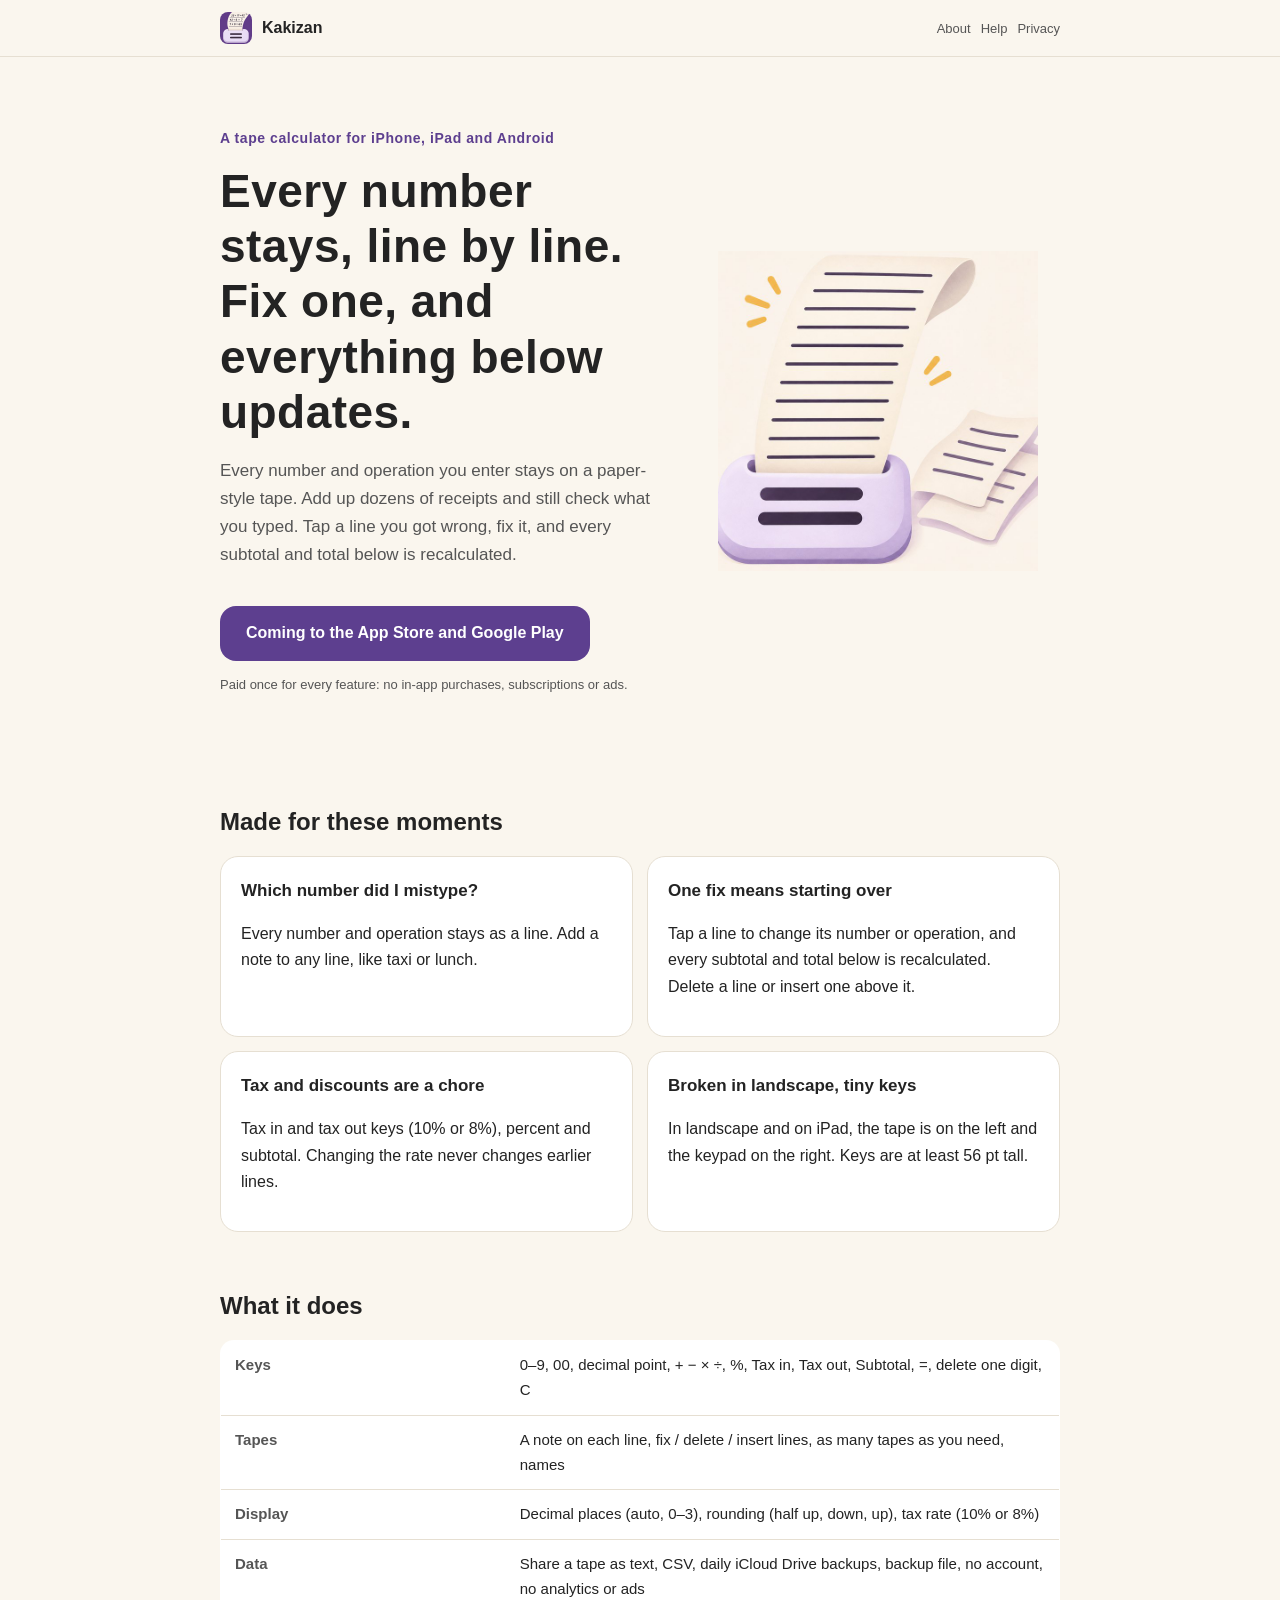
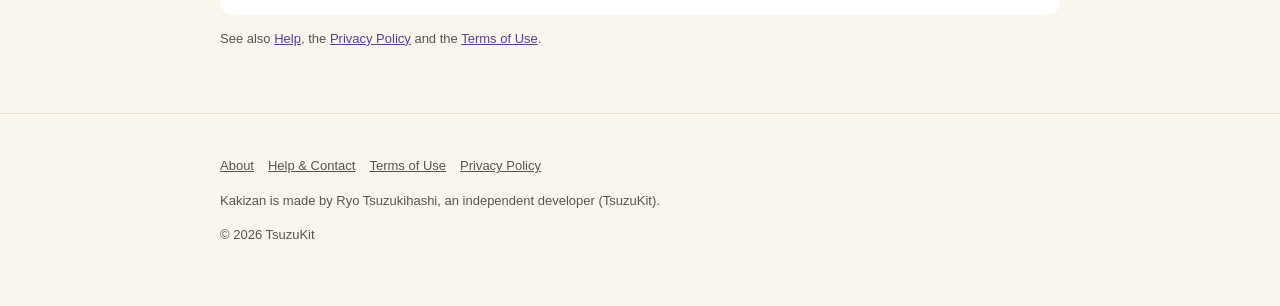
<file: index.html>
<!DOCTYPE html>
<html lang="ja" data-title-ja="かきざん｜履歴を直せる電卓・計算テープ" data-title-en="Kakizan | Tape calculator with editable lines">
<head>
<meta charset="UTF-8">
<meta name="viewport" content="width=device-width, initial-scale=1">
<script>(function(){var l=navigator.languages&&navigator.languages.length?navigator.languages:[navigator.language||"ja"],p="en";for(var i=0;i<l.length;i++){var c=String(l[i]).toLowerCase();if(c.indexOf("ja")===0){p="ja";break}if(c.indexOf("en")===0){p="en";break}}var d=document.documentElement;d.lang=p;var t=d.getAttribute("data-title-"+p);if(t){document.title=t}})();</script>
<title>かきざん｜履歴を直せる電卓・計算テープ</title>
<meta name="description" content="打った数が紙のテープのように1行ずつ残り、打ち間違えた行を押して直すと、下の小計と合計まで計算し直す電卓。税込・税抜・％・小計。買い切り・広告なし。 / A calculator that keeps a paper-style tape. Tap any line to fix it and every subtotal and total below is recalculated. Tax keys, percent, subtotal. One purchase, no ads.">
<meta property="og:title" content="かきざん｜履歴を直せる電卓・計算テープ">
<meta property="og:description" content="打った数が紙のテープのように1行ずつ残り、打ち間違えた行を押して直すと、下の小計と合計まで計算し直す電卓。税込・税抜・％・小計。買い切り・広告なし。">
<meta property="og:type" content="website">
<meta property="og:url" content="https://kakizan.tsuzukit.com/">
<meta property="og:image" content="https://kakizan.tsuzukit.com/assets/og.jpg">
<link rel="icon" href="assets/icon.png">
<link rel="apple-touch-icon" href="assets/icon.png">
<link rel="stylesheet" href="style.css">
</head>
<body>
<div data-l="ja" lang="ja">
<header class="site"><div class="wrap">
<a class="brand" href="./"><img src="assets/icon.png" alt="" width="32" height="32">かきざん</a>
<nav class="site"><a href="./">紹介</a><a href="support.html">使い方</a><a href="privacy.html">プライバシー</a></nav>
</div></header>
<main class="wrap">
<section class="hero">
<div>
<p class="eyebrow">iPhone・iPad・Android の書いて残る電卓</p>
<h1>打った数が、1行ずつ残る。<br>1行直せば、下まで計算し直す。</h1>
<p class="lead">電卓で打った数と演算が、紙のテープのように1行ずつ残ります。レシートを何十枚足しても、どこを打ったかあとから見返せます。打ち間違えた行を押して直すと、その下の小計と合計まで計算し直します。</p>
<a class="cta" href="#store" id="store">App Store・Google Play で配信予定</a>
<p class="note">買い切りで全部の機能が使え、アプリ内課金・サブスクリプション・広告はありません。</p>
</div>
<img src="assets/hero.jpg" alt="電卓のような台から、横線の行が並んだ紙のテープが伸びているイラスト" width="360">
</section>

<h2>こんな困りごとのために</h2>
<div class="grid two">
<div class="card"><h3>どこを打ち間違えたかわからない</h3><p>打った数と演算が1行ずつ残ります。行にメモ（交通費・昼食など）も書けます。</p></div>
<div class="card"><h3>1つ直すと、最初から打ち直し</h3><p>行を押して数や演算を直すと、下の小計と合計まで計算し直します。行を消す・上に足すもできます。</p></div>
<div class="card"><h3>税込・税抜・割引がめんどう</h3><p>税込と税抜のキー（10％・8％）、％、小計があります。税率を変えても、前に打った行は変わりません。</p></div>
<div class="card"><h3>横にすると崩れる・キーが小さい</h3><p>横や iPad では左にテープ・右にキー。キーは押せる高さ 56pt 以上です。</p></div>
</div>

<h2>できること</h2>
<table>
<tr><th>キー</th><td>0〜9・00・小数点・＋−×÷・％・税込・税抜・小計・＝・1字消す・C</td></tr>
<tr><th>テープ</th><td>行ごとのメモ・行を直す／消す／上に足す・用事ごとに何本でも・名前</td></tr>
<tr><th>表示</th><td>小数の桁（自動・0〜3）・端数（四捨五入・切り捨て・切り上げ）・税率（10％・8％）</td></tr>
<tr><th>データ</th><td>テープの文の共有・CSV・iCloud Drive の毎日の控え・控えのファイル・アカウントなし・解析と広告なし</td></tr>
</table>
<p class="note"><a href="support.html">使い方</a>・<a href="privacy.html">プライバシーポリシー</a>・<a href="terms.html">利用規約</a>もご覧ください。</p>
</main>
<footer class="site"><div class="wrap">
<p><a href="./">紹介</a><a href="support.html">使い方とお問い合わせ</a><a href="terms.html">利用規約</a><a href="privacy.html">プライバシーポリシー</a></p>
<p>かきざんは、個人開発者の續橋涼（TsuzuKit）が作っているアプリです。</p>
<p>© 2026 TsuzuKit</p>
</div></footer>
</div>
<div data-l="en" lang="en">
<header class="site"><div class="wrap">
<a class="brand" href="./"><img src="assets/icon.png" alt="" width="32" height="32">Kakizan</a>
<nav class="site"><a href="./">About</a><a href="support.html">Help</a><a href="privacy.html">Privacy</a></nav>
</div></header>
<main class="wrap">
<section class="hero">
<div>
<p class="eyebrow">A tape calculator for iPhone, iPad and Android</p>
<h1>Every number stays, line by line.<br>Fix one, and everything below updates.</h1>
<p class="lead">Every number and operation you enter stays on a paper-style tape. Add up dozens of receipts and still check what you typed. Tap a line you got wrong, fix it, and every subtotal and total below is recalculated.</p>
<a class="cta" href="#store" id="store">Coming to the App Store and Google Play</a>
<p class="note">Paid once for every feature: no in-app purchases, subscriptions or ads.</p>
</div>
<img src="assets/hero.jpg" alt="Illustration of a paper tape with ruled lines coming out of a calculator-like stand" width="360">
</section>

<h2>Made for these moments</h2>
<div class="grid two">
<div class="card"><h3>Which number did I mistype?</h3><p>Every number and operation stays as a line. Add a note to any line, like taxi or lunch.</p></div>
<div class="card"><h3>One fix means starting over</h3><p>Tap a line to change its number or operation, and every subtotal and total below is recalculated. Delete a line or insert one above it.</p></div>
<div class="card"><h3>Tax and discounts are a chore</h3><p>Tax in and tax out keys (10% or 8%), percent and subtotal. Changing the rate never changes earlier lines.</p></div>
<div class="card"><h3>Broken in landscape, tiny keys</h3><p>In landscape and on iPad, the tape is on the left and the keypad on the right. Keys are at least 56 pt tall.</p></div>
</div>

<h2>What it does</h2>
<table>
<tr><th>Keys</th><td>0–9, 00, decimal point, + − × ÷, %, Tax in, Tax out, Subtotal, =, delete one digit, C</td></tr>
<tr><th>Tapes</th><td>A note on each line, fix / delete / insert lines, as many tapes as you need, names</td></tr>
<tr><th>Display</th><td>Decimal places (auto, 0–3), rounding (half up, down, up), tax rate (10% or 8%)</td></tr>
<tr><th>Data</th><td>Share a tape as text, CSV, daily iCloud Drive backups, backup file, no account, no analytics or ads</td></tr>
</table>
<p class="note">See also <a href="support.html">Help</a>, the <a href="privacy.html">Privacy Policy</a> and the <a href="terms.html">Terms of Use</a>.</p>
</main>
<footer class="site"><div class="wrap">
<p><a href="./">About</a><a href="support.html">Help & Contact</a><a href="terms.html">Terms of Use</a><a href="privacy.html">Privacy Policy</a></p>
<p>Kakizan is made by Ryo Tsuzukihashi, an independent developer (TsuzuKit).</p>
<p>© 2026 TsuzuKit</p>
</div></footer>
</div>
</body>
</html>
</file>
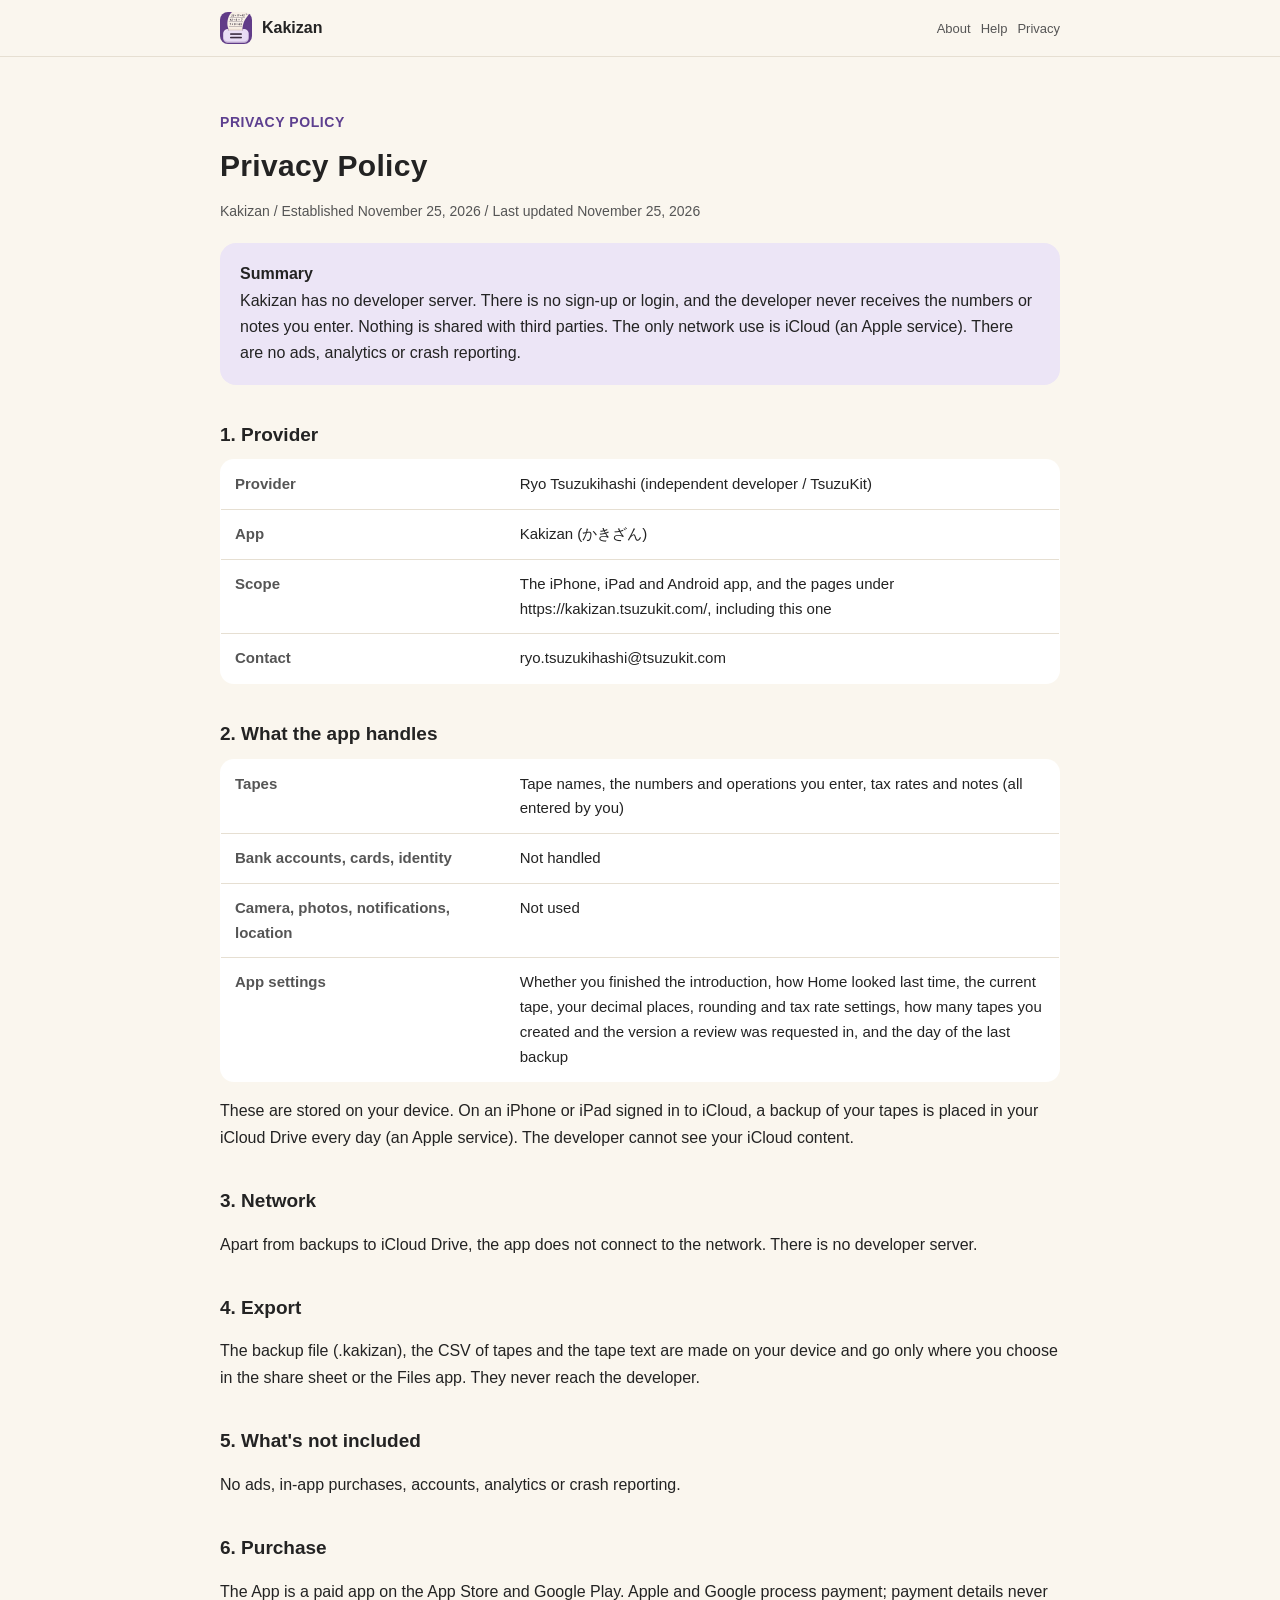
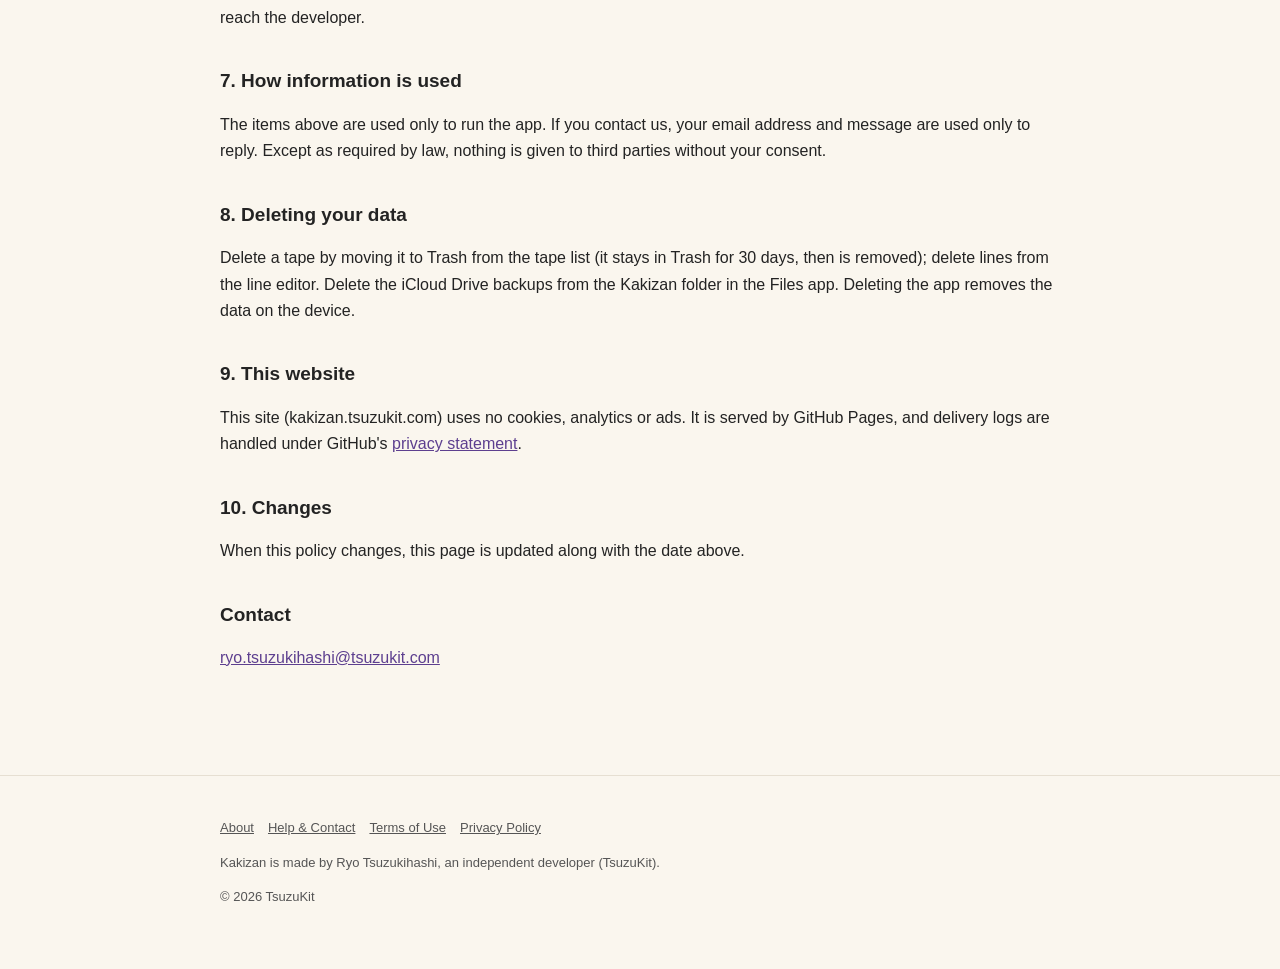
<file: privacy.html>
<!DOCTYPE html>
<html lang="ja" data-title-ja="プライバシーポリシー - かきざん" data-title-en="Privacy Policy - Kakizan">
<head>
<meta charset="UTF-8">
<meta name="viewport" content="width=device-width, initial-scale=1">
<script>(function(){var l=navigator.languages&&navigator.languages.length?navigator.languages:[navigator.language||"ja"],p="en";for(var i=0;i<l.length;i++){var c=String(l[i]).toLowerCase();if(c.indexOf("ja")===0){p="ja";break}if(c.indexOf("en")===0){p="en";break}}var d=document.documentElement;d.lang=p;var t=d.getAttribute("data-title-"+p);if(t){document.title=t}})();</script>
<title>プライバシーポリシー - かきざん</title>
<meta name="description" content="かきざんのプライバシーポリシー。開発者は個人情報を集めません。打った数やメモは端末の外に送りません。 / Privacy Policy for Kakizan. The developer collects no personal information. Your numbers and notes never leave your device.">
<meta property="og:title" content="プライバシーポリシー - かきざん">
<meta property="og:description" content="かきざんのプライバシーポリシー。開発者は個人情報を集めません。打った数やメモは端末の外に送りません。">
<meta property="og:type" content="website">
<meta property="og:url" content="https://kakizan.tsuzukit.com/privacy.html">
<meta property="og:image" content="https://kakizan.tsuzukit.com/assets/og.jpg">
<link rel="icon" href="assets/icon.png">
<link rel="apple-touch-icon" href="assets/icon.png">
<link rel="stylesheet" href="style.css">
</head>
<body>
<div data-l="ja" lang="ja">
<header class="site"><div class="wrap">
<a class="brand" href="./"><img src="assets/icon.png" alt="" width="32" height="32">かきざん</a>
<nav class="site"><a href="./">紹介</a><a href="support.html">使い方</a><a href="privacy.html">プライバシー</a></nav>
</div></header>
<main class="wrap">
<article class="doc">
<p class="eyebrow">PRIVACY POLICY</p>
<h1>プライバシーポリシー</h1>
<p class="meta">かきざん／制定日 2026年11月25日／改定日 2026年11月25日</p>
<div class="summary"><strong>このポリシーの要旨</strong><br>かきざんは、開発者のサーバーを持たないアプリです。アカウント登録やログインはなく、開発者があなたの打った数やメモを受け取ることはありません。第三者に渡すこともありません。通信は iCloud（Apple のサービス）だけです。広告、分析ツール、クラッシュを報告する仕組みは入れていません。</div>
<h2>1. 提供者</h2>
<table>
<tr><th>提供者</th><td>續橋涼（個人開発者 / TsuzuKit）</td></tr>
<tr><th>アプリ名</th><td>かきざん（英語名 Kakizan）</td></tr>
<tr><th>対象</th><td>iPhone・iPad・Android 向けアプリと、このページを含む https://kakizan.tsuzukit.com/ 配下のページ</td></tr>
<tr><th>連絡先</th><td>ryo.tsuzukihashi@tsuzukit.com</td></tr>
</table>
<h2>2. アプリが扱うもの</h2>
<table>
<tr><th>テープ</th><td>テープの名前・打った数と演算・税率・メモ（どれもあなたが入れたもの）</td></tr>
<tr><th>銀行の口座・カード・本人の情報</th><td>扱いません</td></tr>
<tr><th>カメラ・写真・通知・位置</th><td>使いません</td></tr>
<tr><th>アプリの設定</th><td>案内を終えたかどうか・前に開いたときのホームの様子・いまのテープ・表示の桁と端数と税率・作ったテープの数とレビューのお願いを出した版・毎日の控えの日</td></tr>
</table>
<p>これらは端末の中に保存します。iCloud に入っている iPhone・iPad では、テープの控えをあなたの iCloud Drive に毎日置きます（Apple のサービス）。開発者は、あなたの iCloud の中身を見ることはできません。</p>
<h2>3. 通信</h2>
<p>iCloud Drive への控えのほかに、通信はしません。開発者のサーバーはありません。</p>
<h2>4. 書き出し</h2>
<p>控えのファイル（.kakizan）とテープの CSV・テープの文は端末の中で作ります。送り先は、あなたが共有の画面やファイル App で選んだ場所です。開発者には届きません。</p>
<h2>5. 入れていないもの</h2>
<p>広告・アプリ内課金・アカウント登録・分析ツール・クラッシュの報告は入れていません。</p>
<h2>6. 購入</h2>
<p>本アプリは App Store と Google Play の有料アプリです。お支払いは Apple・Google が処理し、支払いの情報は開発者には届きません。</p>
<h2>7. 情報を使う目的</h2>
<p>上のものは、アプリを動かすためだけに使います。お問い合わせをいただいたときは、メールアドレスと内容をお返事のためだけに使います。法令にもとづく場合を除き、本人の同意なく第三者に渡すことはありません。</p>
<h2>8. 消したいとき</h2>
<p>テープは、テープの一覧からゴミ箱に入れて消せます（ゴミ箱に30日残り、そのあと消えます）。行は、行の窓から消せます。iCloud Drive の控えは、ファイル App の「Kakizan」のフォルダから消せます。アプリを消すと、端末の中のデータは消えます。</p>
<h2>9. このウェブサイトについて</h2>
<p>このサイト（kakizan.tsuzukit.com）は、Cookie も、アクセスを計測する仕組みも、広告も使っていません。サイトは GitHub Pages で配信しており、配信の記録は GitHub の <a href="https://docs.github.com/ja/site-policy/privacy-policies/github-general-privacy-statement">プライバシーについての声明</a> に沿って扱われます。</p>
<h2>10. 改定</h2>
<p>このポリシーを変えるときは、このページを書きかえ、上の改定日を新しくします。</p>
<h2>お問い合わせ</h2>
<p><a href="mailto:ryo.tsuzukihashi@tsuzukit.com">ryo.tsuzukihashi@tsuzukit.com</a></p>
</article>
</main>
<footer class="site"><div class="wrap">
<p><a href="./">紹介</a><a href="support.html">使い方とお問い合わせ</a><a href="terms.html">利用規約</a><a href="privacy.html">プライバシーポリシー</a></p>
<p>かきざんは、個人開発者の續橋涼（TsuzuKit）が作っているアプリです。</p>
<p>© 2026 TsuzuKit</p>
</div></footer>
</div>
<div data-l="en" lang="en">
<header class="site"><div class="wrap">
<a class="brand" href="./"><img src="assets/icon.png" alt="" width="32" height="32">Kakizan</a>
<nav class="site"><a href="./">About</a><a href="support.html">Help</a><a href="privacy.html">Privacy</a></nav>
</div></header>
<main class="wrap">
<article class="doc">
<p class="eyebrow">PRIVACY POLICY</p>
<h1>Privacy Policy</h1>
<p class="meta">Kakizan / Established November 25, 2026 / Last updated November 25, 2026</p>
<div class="summary"><strong>Summary</strong><br>Kakizan has no developer server. There is no sign-up or login, and the developer never receives the numbers or notes you enter. Nothing is shared with third parties. The only network use is iCloud (an Apple service). There are no ads, analytics or crash reporting.</div>
<h2>1. Provider</h2>
<table>
<tr><th>Provider</th><td>Ryo Tsuzukihashi (independent developer / TsuzuKit)</td></tr>
<tr><th>App</th><td>Kakizan (かきざん)</td></tr>
<tr><th>Scope</th><td>The iPhone, iPad and Android app, and the pages under https://kakizan.tsuzukit.com/, including this one</td></tr>
<tr><th>Contact</th><td>ryo.tsuzukihashi@tsuzukit.com</td></tr>
</table>
<h2>2. What the app handles</h2>
<table>
<tr><th>Tapes</th><td>Tape names, the numbers and operations you enter, tax rates and notes (all entered by you)</td></tr>
<tr><th>Bank accounts, cards, identity</th><td>Not handled</td></tr>
<tr><th>Camera, photos, notifications, location</th><td>Not used</td></tr>
<tr><th>App settings</th><td>Whether you finished the introduction, how Home looked last time, the current tape, your decimal places, rounding and tax rate settings, how many tapes you created and the version a review was requested in, and the day of the last backup</td></tr>
</table>
<p>These are stored on your device. On an iPhone or iPad signed in to iCloud, a backup of your tapes is placed in your iCloud Drive every day (an Apple service). The developer cannot see your iCloud content.</p>
<h2>3. Network</h2>
<p>Apart from backups to iCloud Drive, the app does not connect to the network. There is no developer server.</p>
<h2>4. Export</h2>
<p>The backup file (.kakizan), the CSV of tapes and the tape text are made on your device and go only where you choose in the share sheet or the Files app. They never reach the developer.</p>
<h2>5. What's not included</h2>
<p>No ads, in-app purchases, accounts, analytics or crash reporting.</p>
<h2>6. Purchase</h2>
<p>The App is a paid app on the App Store and Google Play. Apple and Google process payment; payment details never reach the developer.</p>
<h2>7. How information is used</h2>
<p>The items above are used only to run the app. If you contact us, your email address and message are used only to reply. Except as required by law, nothing is given to third parties without your consent.</p>
<h2>8. Deleting your data</h2>
<p>Delete a tape by moving it to Trash from the tape list (it stays in Trash for 30 days, then is removed); delete lines from the line editor. Delete the iCloud Drive backups from the Kakizan folder in the Files app. Deleting the app removes the data on the device.</p>
<h2>9. This website</h2>
<p>This site (kakizan.tsuzukit.com) uses no cookies, analytics or ads. It is served by GitHub Pages, and delivery logs are handled under GitHub's <a href="https://docs.github.com/en/site-policy/privacy-policies/github-general-privacy-statement">privacy statement</a>.</p>
<h2>10. Changes</h2>
<p>When this policy changes, this page is updated along with the date above.</p>
<h2>Contact</h2>
<p><a href="mailto:ryo.tsuzukihashi@tsuzukit.com">ryo.tsuzukihashi@tsuzukit.com</a></p>
</article>
</main>
<footer class="site"><div class="wrap">
<p><a href="./">About</a><a href="support.html">Help & Contact</a><a href="terms.html">Terms of Use</a><a href="privacy.html">Privacy Policy</a></p>
<p>Kakizan is made by Ryo Tsuzukihashi, an independent developer (TsuzuKit).</p>
<p>© 2026 TsuzuKit</p>
</div></footer>
</div>
</body>
</html>
</file>
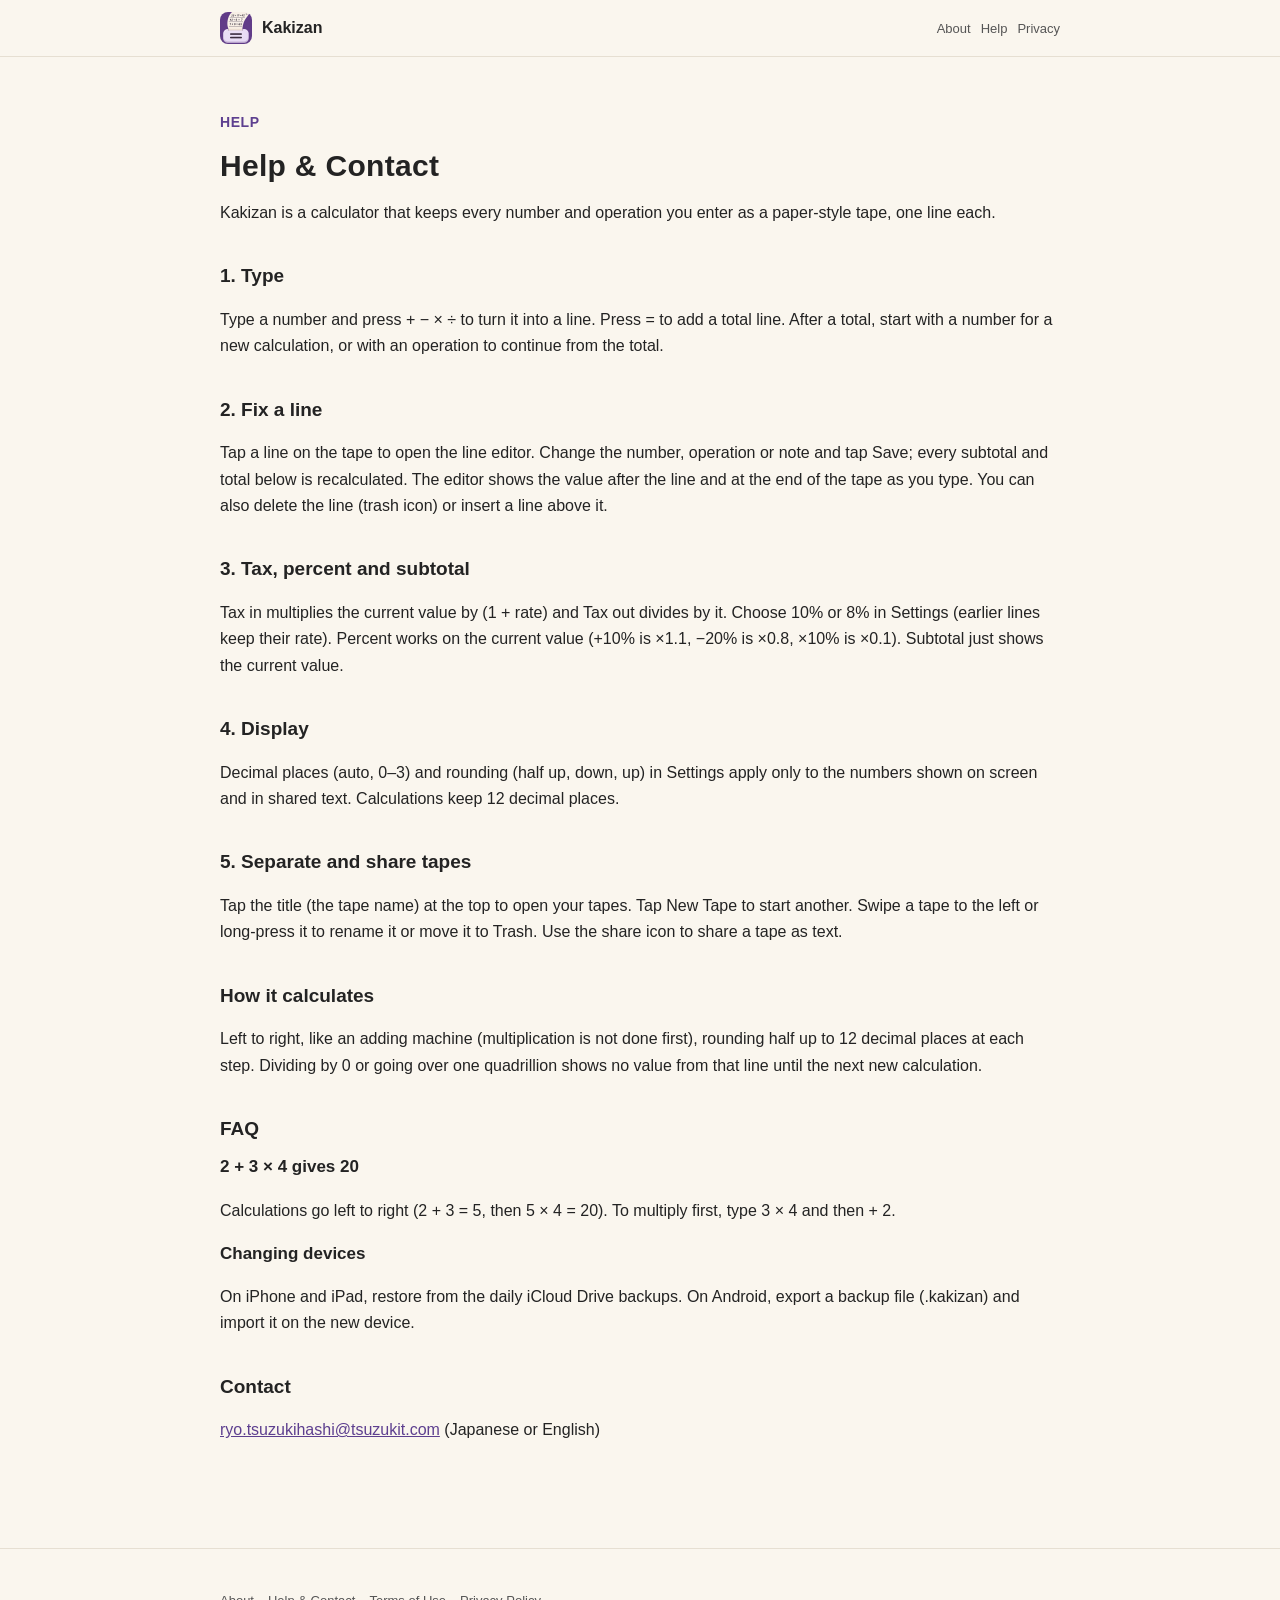
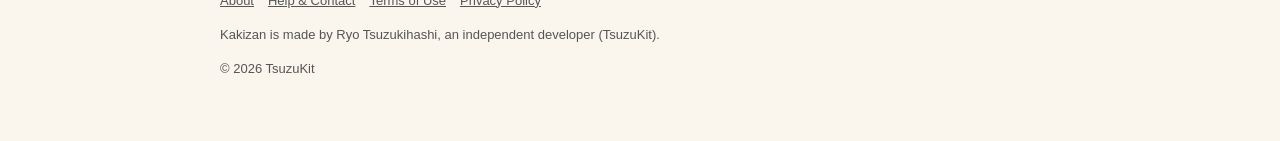
<file: support.html>
<!DOCTYPE html>
<html lang="ja" data-title-ja="使い方とお問い合わせ - かきざん" data-title-en="Help &amp; Contact - Kakizan">
<head>
<meta charset="UTF-8">
<meta name="viewport" content="width=device-width, initial-scale=1">
<script>(function(){var l=navigator.languages&&navigator.languages.length?navigator.languages:[navigator.language||"ja"],p="en";for(var i=0;i<l.length;i++){var c=String(l[i]).toLowerCase();if(c.indexOf("ja")===0){p="ja";break}if(c.indexOf("en")===0){p="en";break}}var d=document.documentElement;d.lang=p;var t=d.getAttribute("data-title-"+p);if(t){document.title=t}})();</script>
<title>使い方とお問い合わせ - かきざん</title>
<meta name="description" content="かきざんの使い方（打つ・行を直す・税込と税抜・表示の桁・テープの一覧・共有）とよくあるご質問、お問い合わせ。 / How to use Kakizan (typing, fixing lines, tax keys, display settings, tapes, sharing), FAQ and contact.">
<meta property="og:title" content="使い方とお問い合わせ - かきざん">
<meta property="og:description" content="かきざんの使い方（打つ・行を直す・税込と税抜・表示の桁・テープの一覧・共有）とよくあるご質問、お問い合わせ。">
<meta property="og:type" content="website">
<meta property="og:url" content="https://kakizan.tsuzukit.com/support.html">
<meta property="og:image" content="https://kakizan.tsuzukit.com/assets/og.jpg">
<link rel="icon" href="assets/icon.png">
<link rel="apple-touch-icon" href="assets/icon.png">
<link rel="stylesheet" href="style.css">
</head>
<body>
<div data-l="ja" lang="ja">
<header class="site"><div class="wrap">
<a class="brand" href="./"><img src="assets/icon.png" alt="" width="32" height="32">かきざん</a>
<nav class="site"><a href="./">紹介</a><a href="support.html">使い方</a><a href="privacy.html">プライバシー</a></nav>
</div></header>
<main class="wrap">
<article class="doc">
<p class="eyebrow">HELP</p>
<h1>使い方とお問い合わせ</h1>
<p>かきざんは、打った数と演算が紙のテープのように1行ずつ残る電卓です。</p>
<h2>1. 打つ</h2>
<p>キーで数を打ち、＋−×÷を押すと、その数が1行になります。＝で合計の行ができます。合計のあと、数から打つと新しい計算、演算から打つとその値の続きです。</p>
<h2>2. 行を直す</h2>
<p>テープの行を押すと、行の窓が開きます。数・演算・メモを直して［保存］を押すと、その下の小計と合計まで計算し直します。窓の下に「この行のあと」と「テープの最後」が出ます。行を消す（ごみ箱の印）・この行の上に1行足すもできます。</p>
<h2>3. 税込・税抜・％・小計</h2>
<p>［税込］はいまの値に（1＋税率）をかけ、［税抜］は割ります。税率は設定で 10％ か 8％ を選べます（前に打った行は変わりません）。％はいまの値に対する割合です（＋10％ は 1.1 倍・−20％ は 0.8 倍・×10％ は 0.1 倍）。［小計］はいまの値を見せるだけです。</p>
<h2>4. 表示の桁</h2>
<p>設定の「小数の桁」（自動・0〜3）と「端数」（四捨五入・切り捨て・切り上げ）は、画面と共有の文に出す数だけに効きます。計算は小数12桁まで続けます。</p>
<h2>5. テープを分ける・渡す</h2>
<p>上の題（テープの名前）を押すと、テープの一覧が開きます。［新しいテープ］で別のテープを始められます。名前を直す・ゴミ箱に入れるは、行を左へずらすか長押しで。共有の印で、テープを文にして貼れます。</p>
<h2>計算のしかた</h2>
<p>左から順に計算します（かけ算を先にしません。加算機と同じ順）。1回ごとに小数12桁で四捨五入します。0 で割ったときと、1000兆を超えたときは、その行から次の新しい計算まで値を出しません。</p>
<h2>よくあるご質問</h2>
<h3>2+3×4 が 20 になる</h3>
<p>左から順に計算するためです（2+3=5、5×4=20）。かけ算を先にしたいときは、3×4 を先に打ってから＋2 を打ってください。</p>
<h3>機種変更のとき</h3>
<p>iPhone・iPad は iCloud Drive の毎日の控えから戻せます。Android は控えのファイル（.kakizan）を書き出して、新しい端末で読みこみます。</p>
<h2>お問い合わせ</h2>
<p><a href="mailto:ryo.tsuzukihashi@tsuzukit.com">ryo.tsuzukihashi@tsuzukit.com</a>（日本語・英語）</p>
</article>
</main>
<footer class="site"><div class="wrap">
<p><a href="./">紹介</a><a href="support.html">使い方とお問い合わせ</a><a href="terms.html">利用規約</a><a href="privacy.html">プライバシーポリシー</a></p>
<p>かきざんは、個人開発者の續橋涼（TsuzuKit）が作っているアプリです。</p>
<p>© 2026 TsuzuKit</p>
</div></footer>
</div>
<div data-l="en" lang="en">
<header class="site"><div class="wrap">
<a class="brand" href="./"><img src="assets/icon.png" alt="" width="32" height="32">Kakizan</a>
<nav class="site"><a href="./">About</a><a href="support.html">Help</a><a href="privacy.html">Privacy</a></nav>
</div></header>
<main class="wrap">
<article class="doc">
<p class="eyebrow">HELP</p>
<h1>Help &amp; Contact</h1>
<p>Kakizan is a calculator that keeps every number and operation you enter as a paper-style tape, one line each.</p>
<h2>1. Type</h2>
<p>Type a number and press + − × ÷ to turn it into a line. Press = to add a total line. After a total, start with a number for a new calculation, or with an operation to continue from the total.</p>
<h2>2. Fix a line</h2>
<p>Tap a line on the tape to open the line editor. Change the number, operation or note and tap Save; every subtotal and total below is recalculated. The editor shows the value after the line and at the end of the tape as you type. You can also delete the line (trash icon) or insert a line above it.</p>
<h2>3. Tax, percent and subtotal</h2>
<p>Tax in multiplies the current value by (1 + rate) and Tax out divides by it. Choose 10% or 8% in Settings (earlier lines keep their rate). Percent works on the current value (+10% is ×1.1, −20% is ×0.8, ×10% is ×0.1). Subtotal just shows the current value.</p>
<h2>4. Display</h2>
<p>Decimal places (auto, 0–3) and rounding (half up, down, up) in Settings apply only to the numbers shown on screen and in shared text. Calculations keep 12 decimal places.</p>
<h2>5. Separate and share tapes</h2>
<p>Tap the title (the tape name) at the top to open your tapes. Tap New Tape to start another. Swipe a tape to the left or long-press it to rename it or move it to Trash. Use the share icon to share a tape as text.</p>
<h2>How it calculates</h2>
<p>Left to right, like an adding machine (multiplication is not done first), rounding half up to 12 decimal places at each step. Dividing by 0 or going over one quadrillion shows no value from that line until the next new calculation.</p>
<h2>FAQ</h2>
<h3>2 + 3 × 4 gives 20</h3>
<p>Calculations go left to right (2 + 3 = 5, then 5 × 4 = 20). To multiply first, type 3 × 4 and then + 2.</p>
<h3>Changing devices</h3>
<p>On iPhone and iPad, restore from the daily iCloud Drive backups. On Android, export a backup file (.kakizan) and import it on the new device.</p>
<h2>Contact</h2>
<p><a href="mailto:ryo.tsuzukihashi@tsuzukit.com">ryo.tsuzukihashi@tsuzukit.com</a> (Japanese or English)</p>
</article>
</main>
<footer class="site"><div class="wrap">
<p><a href="./">About</a><a href="support.html">Help & Contact</a><a href="terms.html">Terms of Use</a><a href="privacy.html">Privacy Policy</a></p>
<p>Kakizan is made by Ryo Tsuzukihashi, an independent developer (TsuzuKit).</p>
<p>© 2026 TsuzuKit</p>
</div></footer>
</div>
</body>
</html>
</file>
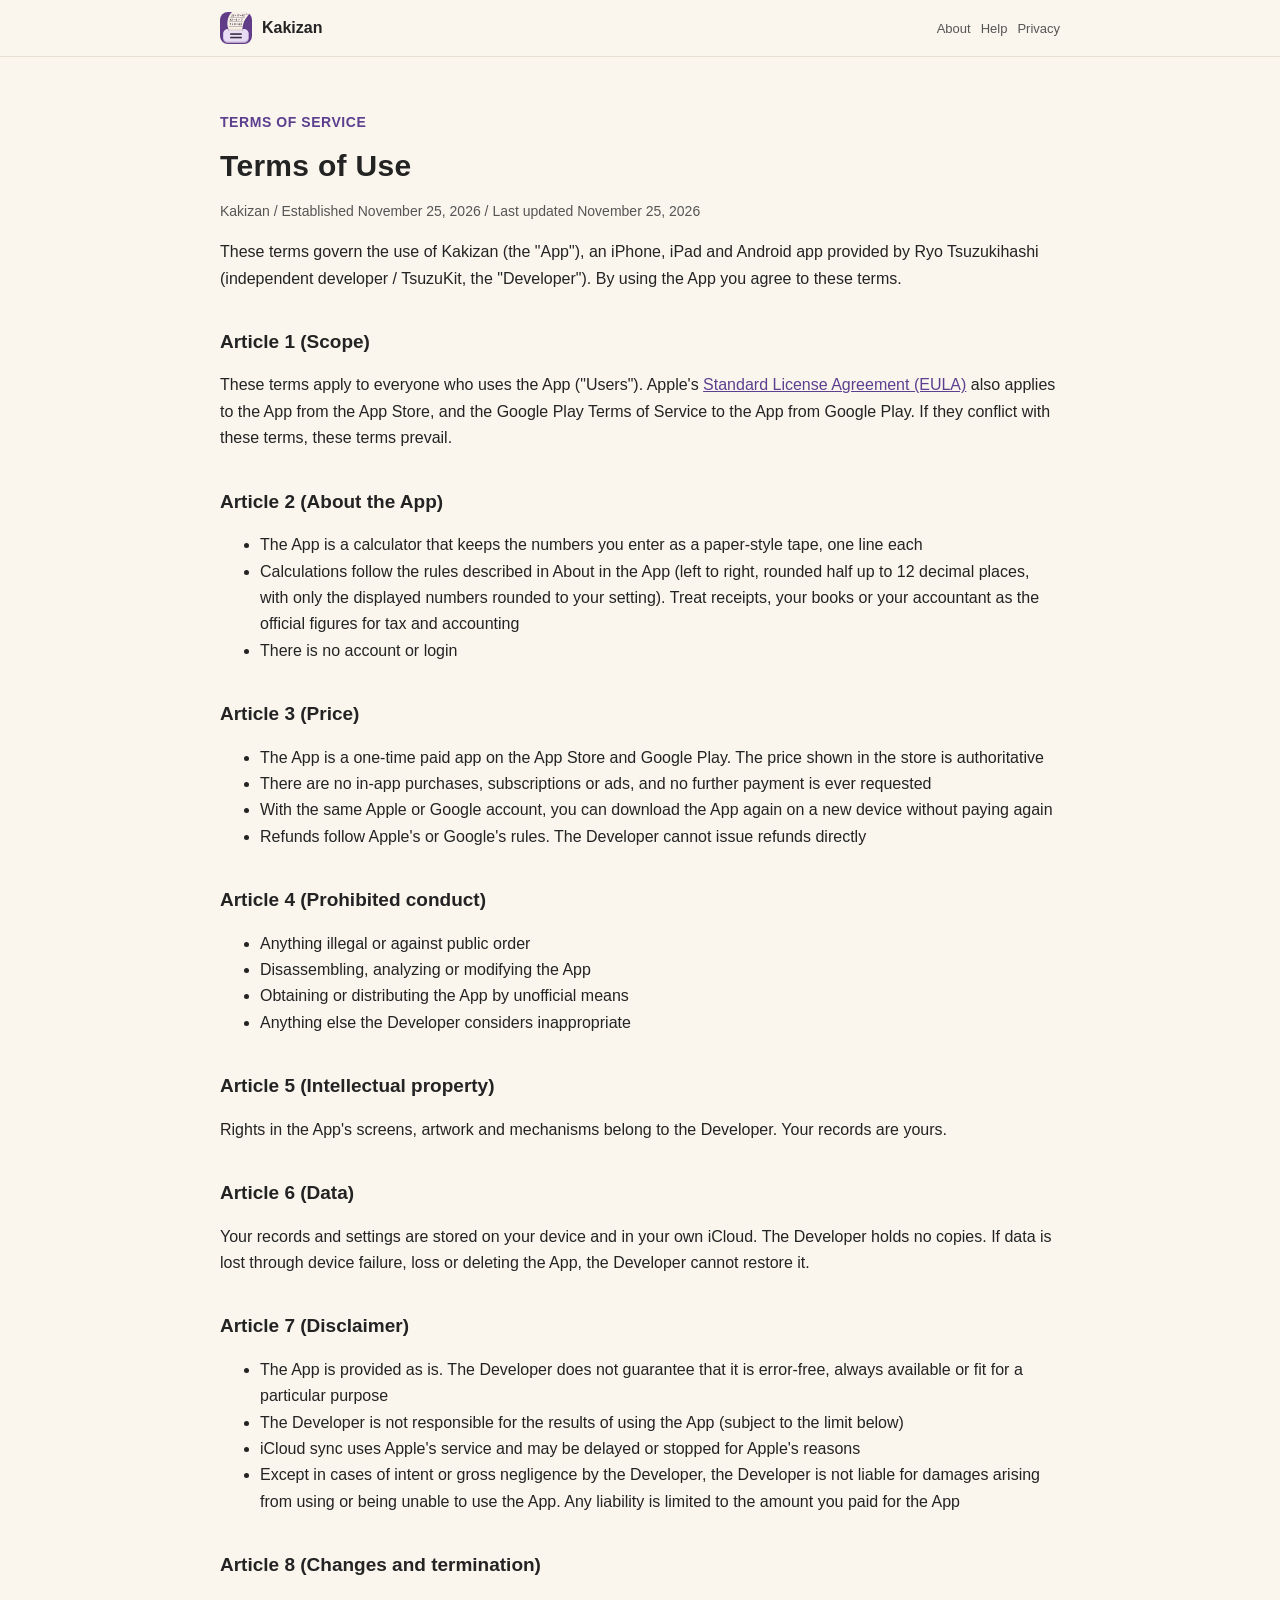
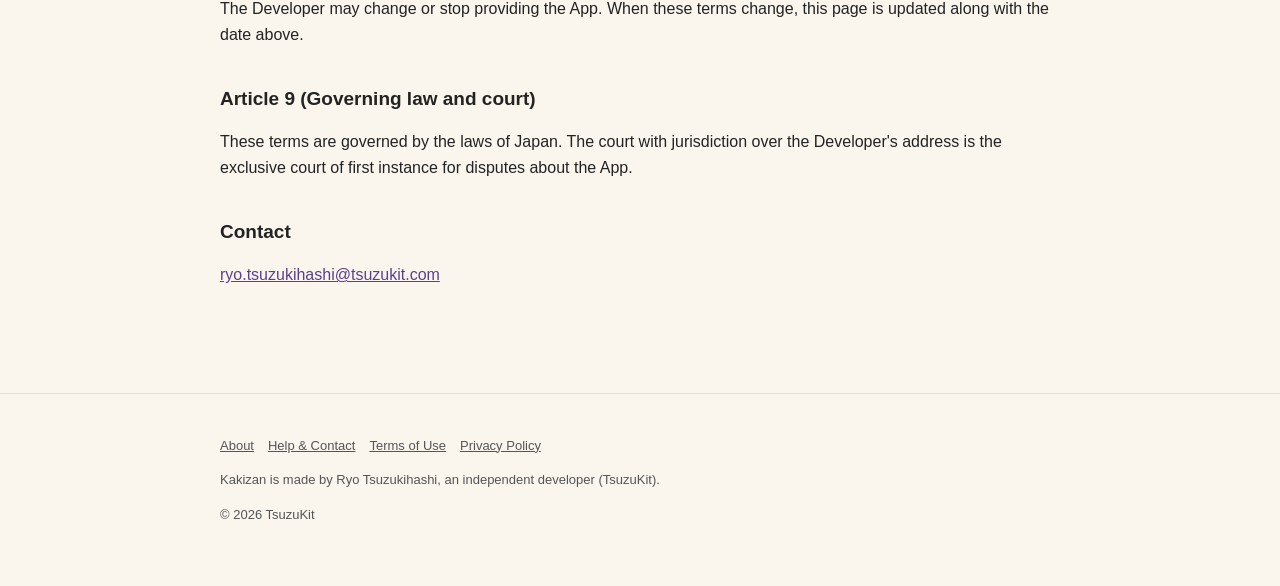
<file: terms.html>
<!DOCTYPE html>
<html lang="ja" data-title-ja="利用規約 - かきざん" data-title-en="Terms of Use - Kakizan">
<head>
<meta charset="UTF-8">
<meta name="viewport" content="width=device-width, initial-scale=1">
<script>(function(){var l=navigator.languages&&navigator.languages.length?navigator.languages:[navigator.language||"ja"],p="en";for(var i=0;i<l.length;i++){var c=String(l[i]).toLowerCase();if(c.indexOf("ja")===0){p="ja";break}if(c.indexOf("en")===0){p="en";break}}var d=document.documentElement;d.lang=p;var t=d.getAttribute("data-title-"+p);if(t){document.title=t}})();</script>
<title>利用規約 - かきざん</title>
<meta name="description" content="かきざんの利用規約。 / Terms of Use for Kakizan.">
<meta property="og:title" content="利用規約 - かきざん">
<meta property="og:description" content="かきざんの利用規約。">
<meta property="og:type" content="website">
<meta property="og:url" content="https://kakizan.tsuzukit.com/terms.html">
<meta property="og:image" content="https://kakizan.tsuzukit.com/assets/og.jpg">
<link rel="icon" href="assets/icon.png">
<link rel="apple-touch-icon" href="assets/icon.png">
<link rel="stylesheet" href="style.css">
</head>
<body>
<div data-l="ja" lang="ja">
<header class="site"><div class="wrap">
<a class="brand" href="./"><img src="assets/icon.png" alt="" width="32" height="32">かきざん</a>
<nav class="site"><a href="./">紹介</a><a href="support.html">使い方</a><a href="privacy.html">プライバシー</a></nav>
</div></header>
<main class="wrap">
<article class="doc">
<p class="eyebrow">TERMS OF SERVICE</p>
<h1>利用規約</h1>
<p class="meta">かきざん／制定日 2026年11月25日／改定日 2026年11月25日</p>
<p>この規約は、續橋涼（個人開発者 / TsuzuKit。以下「開発者」）が提供する iPhone・iPad・Android アプリ「かきざん」（以下「本アプリ」）を使うときの決まりです。本アプリを使った時点で、この規約に同意したものとします。</p>
<h2>第1条（適用）</h2>
<p>この規約は、本アプリを使うすべての方（以下「利用者」）に適用されます。App Store から入れた本アプリには、Apple が定める<a href="https://www.apple.com/legal/internet-services/itunes/dev/stdeula/">標準のライセンス契約（EULA）</a>も、Google Play から入れた本アプリには Google Play の利用規約も、あわせて適用されます。この規約とそれらが食い違うときは、この規約を優先します。</p>
<h2>第2条（本アプリについて）</h2>
<ul>
<li>本アプリは、利用者が打った数を、紙のテープのように1行ずつ残して計算する電卓です</li>
<li>計算は「このアプリについて」に書いた決まり（左から順・小数12桁で四捨五入・表示だけ設定の桁で丸める）で行います。税・会計・帳簿の正式な数は、レシートや帳簿・税理士などの確認を正としてください</li>
<li>アカウント登録やログインはありません</li>
</ul>
<h2>第3条（料金）</h2>
<ul>
<li>本アプリは、App Store・Google Play で購入する買い切りの有料アプリです。価格はストアに表示されるものが正です</li>
<li>アプリ内課金、サブスクリプション、広告はありません。購入したあとに追加の支払いを求めることはありません</li>
<li>同じ Apple アカウント・Google アカウントであれば、機種変更やアプリの入れ直しのときに、もう一度お支払いいただかずにダウンロードできます</li>
<li>返金は Apple・Google の規定に従います。開発者が直接返金することはできません</li>
</ul>
<h2>第4条（禁止事項）</h2>
<p>本アプリを使うとき、次のことをしてはいけません。</p>
<ul>
<li>法令や公序良俗に反すること</li>
<li>本アプリを分解・解析・改変すること</li>
<li>本アプリを正規の方法以外で入手したり、配ったりすること</li>
<li>そのほか、開発者が不適切と判断すること</li>
</ul>
<h2>第5条（知的財産）</h2>
<p>本アプリの画面・絵・仕組みについての権利は、開発者にあります。利用者が入れた記録は、利用者のものです。</p>
<h2>第6条（データ）</h2>
<p>記録・設定は、利用者の端末と、利用者の iCloud に保存されます。開発者はその記録を持っていません。端末の故障や紛失、アプリの削除などで消えても、開発者は元に戻すことができません。</p>
<h2>第7条（免責事項）</h2>
<ul>
<li>本アプリは、そのままの状態で提供します。開発者は、本アプリに誤りがないこと、いつでも使えること、特定の目的に合うことを保証しません</li>
<li>本アプリを使った結果について、開発者は責任を負いません（下の項の上限のとおり）</li>
<li>iCloud の同期は Apple のサービスを使うため、Apple の都合で遅れたり止まったりすることがあります</li>
<li>本アプリを使ったこと、または使えなかったことで利用者や周りの人に損害が生じても、開発者に故意または重大な過失がある場合を除き、開発者は責任を負いません。責任を負う場合も、利用者が本アプリに支払った金額を上限とします</li>
</ul>
<h2>第8条（変更と終了）</h2>
<p>開発者は、本アプリの内容を変えること、提供を終えることがあります。この規約を変えるときは、このページを書きかえ、上の改定日を新しくします。</p>
<h2>第9条（準拠法と裁判所）</h2>
<p>この規約は日本法に従います。本アプリについての争いは、開発者の住所地を管轄する裁判所を、第一審の専属的な合意管轄裁判所とします。</p>
<h2>お問い合わせ</h2>
<p><a href="mailto:ryo.tsuzukihashi@tsuzukit.com">ryo.tsuzukihashi@tsuzukit.com</a></p>
</article>
</main>
<footer class="site"><div class="wrap">
<p><a href="./">紹介</a><a href="support.html">使い方とお問い合わせ</a><a href="terms.html">利用規約</a><a href="privacy.html">プライバシーポリシー</a></p>
<p>かきざんは、個人開発者の續橋涼（TsuzuKit）が作っているアプリです。</p>
<p>© 2026 TsuzuKit</p>
</div></footer>
</div>
<div data-l="en" lang="en">
<header class="site"><div class="wrap">
<a class="brand" href="./"><img src="assets/icon.png" alt="" width="32" height="32">Kakizan</a>
<nav class="site"><a href="./">About</a><a href="support.html">Help</a><a href="privacy.html">Privacy</a></nav>
</div></header>
<main class="wrap">
<article class="doc">
<p class="eyebrow">TERMS OF SERVICE</p>
<h1>Terms of Use</h1>
<p class="meta">Kakizan / Established November 25, 2026 / Last updated November 25, 2026</p>
<p>These terms govern the use of Kakizan (the "App"), an iPhone, iPad and Android app provided by Ryo Tsuzukihashi (independent developer / TsuzuKit, the "Developer"). By using the App you agree to these terms.</p>
<h2>Article 1 (Scope)</h2>
<p>These terms apply to everyone who uses the App ("Users"). Apple's <a href="https://www.apple.com/legal/internet-services/itunes/dev/stdeula/">Standard License Agreement (EULA)</a> also applies to the App from the App Store, and the Google Play Terms of Service to the App from Google Play. If they conflict with these terms, these terms prevail.</p>
<h2>Article 2 (About the App)</h2>
<ul>
<li>The App is a calculator that keeps the numbers you enter as a paper-style tape, one line each</li>
<li>Calculations follow the rules described in About in the App (left to right, rounded half up to 12 decimal places, with only the displayed numbers rounded to your setting). Treat receipts, your books or your accountant as the official figures for tax and accounting</li>
<li>There is no account or login</li>
</ul>
<h2>Article 3 (Price)</h2>
<ul>
<li>The App is a one-time paid app on the App Store and Google Play. The price shown in the store is authoritative</li>
<li>There are no in-app purchases, subscriptions or ads, and no further payment is ever requested</li>
<li>With the same Apple or Google account, you can download the App again on a new device without paying again</li>
<li>Refunds follow Apple's or Google's rules. The Developer cannot issue refunds directly</li>
</ul>
<h2>Article 4 (Prohibited conduct)</h2>
<ul>
<li>Anything illegal or against public order</li>
<li>Disassembling, analyzing or modifying the App</li>
<li>Obtaining or distributing the App by unofficial means</li>
<li>Anything else the Developer considers inappropriate</li>
</ul>
<h2>Article 5 (Intellectual property)</h2>
<p>Rights in the App's screens, artwork and mechanisms belong to the Developer. Your records are yours.</p>
<h2>Article 6 (Data)</h2>
<p>Your records and settings are stored on your device and in your own iCloud. The Developer holds no copies. If data is lost through device failure, loss or deleting the App, the Developer cannot restore it.</p>
<h2>Article 7 (Disclaimer)</h2>
<ul>
<li>The App is provided as is. The Developer does not guarantee that it is error-free, always available or fit for a particular purpose</li>
<li>The Developer is not responsible for the results of using the App (subject to the limit below)</li>
<li>iCloud sync uses Apple's service and may be delayed or stopped for Apple's reasons</li>
<li>Except in cases of intent or gross negligence by the Developer, the Developer is not liable for damages arising from using or being unable to use the App. Any liability is limited to the amount you paid for the App</li>
</ul>
<h2>Article 8 (Changes and termination)</h2>
<p>The Developer may change or stop providing the App. When these terms change, this page is updated along with the date above.</p>
<h2>Article 9 (Governing law and court)</h2>
<p>These terms are governed by the laws of Japan. The court with jurisdiction over the Developer's address is the exclusive court of first instance for disputes about the App.</p>
<h2>Contact</h2>
<p><a href="mailto:ryo.tsuzukihashi@tsuzukit.com">ryo.tsuzukihashi@tsuzukit.com</a></p>
</article>
</main>
<footer class="site"><div class="wrap">
<p><a href="./">About</a><a href="support.html">Help & Contact</a><a href="terms.html">Terms of Use</a><a href="privacy.html">Privacy Policy</a></p>
<p>Kakizan is made by Ryo Tsuzukihashi, an independent developer (TsuzuKit).</p>
<p>© 2026 TsuzuKit</p>
</div></footer>
</div>
</body>
</html>
</file>
<file: style.css>
/* かきざん — 生成りの地・墨の文字・江戸紫の差し色（地の上で 4.5:1 以上）。暗い表示は淡い紫の字 */
:root {
  --paper: #faf6ee; --card: #ffffff; --ink: #232323; --sub: #555555; --line: #e6dfd2; --on-accent: #ffffff;
  --vermilion: #5d3f8f; --vermilion-soft: #ece5f6; --navy: #5d3f8f; --correct: #2f6b45;
}
@media (prefers-color-scheme: dark) {
  :root { --paper: #17141c; --card: #221e29; --ink: #eef0f4; --sub: #b6b2be; --line: #352f3e; --on-accent: #1e1430;
    --vermilion: #c7b2ee; --vermilion-soft: #2f2540; --navy: #c7b2ee; --correct: #9cc8a6; }
}
* { box-sizing: border-box; }
html { -webkit-text-size-adjust: 100%; }
body { margin: 0; background: var(--paper); color: var(--ink); line-height: 1.8;
  font-family: -apple-system, BlinkMacSystemFont, "Hiragino Sans", "Hiragino Kaku Gothic ProN", "Noto Sans JP", sans-serif; }
a { color: var(--navy); }
.wrap { max-width: 880px; margin: 0 auto; padding: 0 20px; }
header.site { border-bottom: 1px solid var(--line); background: var(--paper); position: sticky; top: 0; z-index: 5; }
header.site .wrap { display: flex; align-items: center; gap: 16px; min-height: 56px; }
.brand { display: flex; align-items: center; gap: 10px; font-weight: 800; text-decoration: none; color: var(--ink); margin-right: auto; }
.brand img { width: 32px; height: 32px; border-radius: 8px; }
nav.site a { font-size: 14px; text-decoration: none; color: var(--sub); margin-left: 14px; white-space: nowrap; }
nav.site a:hover { color: var(--ink); }
.hero { padding: 56px 0 40px; display: grid; gap: 32px; align-items: center; }
@media (min-width: 760px) { .hero { grid-template-columns: 1.1fr 0.9fr; } }
.eyebrow { color: var(--vermilion); font-weight: 700; font-size: 14px; letter-spacing: 0.04em; }
h1 { font-size: clamp(30px, 6vw, 46px); line-height: 1.35; margin: 8px 0 16px; letter-spacing: 0.01em; }
h2 { font-size: 24px; margin: 56px 0 16px; line-height: 1.5; }
h3 { font-size: 17px; margin: 0 0 6px; }
.lead { font-size: 17px; color: var(--sub); }
.cta { display: inline-block; margin-top: 20px; background: var(--vermilion); color: var(--on-accent); font-weight: 700; text-decoration: none;
  padding: 14px 26px; border-radius: 16px; }
.note { font-size: 13px; color: var(--sub); }
.hero img { width: 100%; max-width: 320px; height: auto; justify-self: center; }
.grid { display: grid; gap: 14px; }
@media (min-width: 700px) { .grid.two { grid-template-columns: 1fr 1fr; } .grid.three { grid-template-columns: repeat(3, 1fr); } }
.card { background: var(--card); border: 1px solid var(--line); border-radius: 18px; padding: 20px; }
.card.em { background: var(--vermilion-soft); border-color: transparent; }
.steps { counter-reset: step; }
.steps .card { position: relative; padding-left: 62px; }
.steps .card::before { counter-increment: step; content: counter(step); position: absolute; left: 18px; top: 18px; width: 32px; height: 32px;
  border-radius: 50%; border: 2.5px solid var(--vermilion); color: var(--vermilion); font-weight: 800; display: grid; place-items: center; }
table { width: 100%; border-collapse: collapse; background: var(--card); border: 1px solid var(--line); border-radius: 14px; overflow: hidden; }
th, td { text-align: left; padding: 12px 14px; border-bottom: 1px solid var(--line); vertical-align: top; font-size: 15px; }
th { width: 34%; color: var(--sub); font-weight: 600; }
tr:last-child th, tr:last-child td { border-bottom: none; }
.doc { padding: 40px 0 24px; }
.doc h1 { font-size: 30px; }
.doc h2 { font-size: 19px; margin: 36px 0 10px; }
.doc .meta { color: var(--sub); font-size: 14px; }
.doc .summary { background: var(--vermilion-soft); border-radius: 16px; padding: 18px 20px; margin: 20px 0; }
details { background: var(--card); border: 1px solid var(--line); border-radius: 14px; padding: 14px 18px; }
details + details { margin-top: 10px; }
summary { font-weight: 700; cursor: pointer; }
footer.site { border-top: 1px solid var(--line); margin-top: 64px; padding: 28px 0 48px; color: var(--sub); font-size: 13px; }
footer.site a { color: var(--sub); margin-right: 14px; }
.qid { font-family: ui-monospace, SFMono-Regular, Menlo, monospace; background: var(--card); border: 1px solid var(--line);
  border-radius: 8px; padding: 2px 8px; }
/* 端末の言語に合うほうだけ見せる（build.py が両方を1ページに入れる） */
html[lang="ja"] [data-l="en"], html[lang="en"] [data-l="ja"] { display: none; }
[lang="en"] { line-height: 1.65; }
[lang="en"] h1 { line-height: 1.2; }
[lang="en"] nav.site a { font-size: 13px; margin-left: 10px; }
@media (max-width: 480px) { nav.site a { font-size: 12px; margin-left: 8px; } header.site .wrap { gap: 4px; } .brand { gap: 7px; font-size: 15px; } }
.brand { white-space: nowrap; flex-shrink: 0; }
/* 幅の狭い画面では、上の帯の「紹介」を出さない（左のアプリ名が同じ行き先） */
@media (max-width: 480px) { nav.site a:first-child { display: none; } }
</file>
